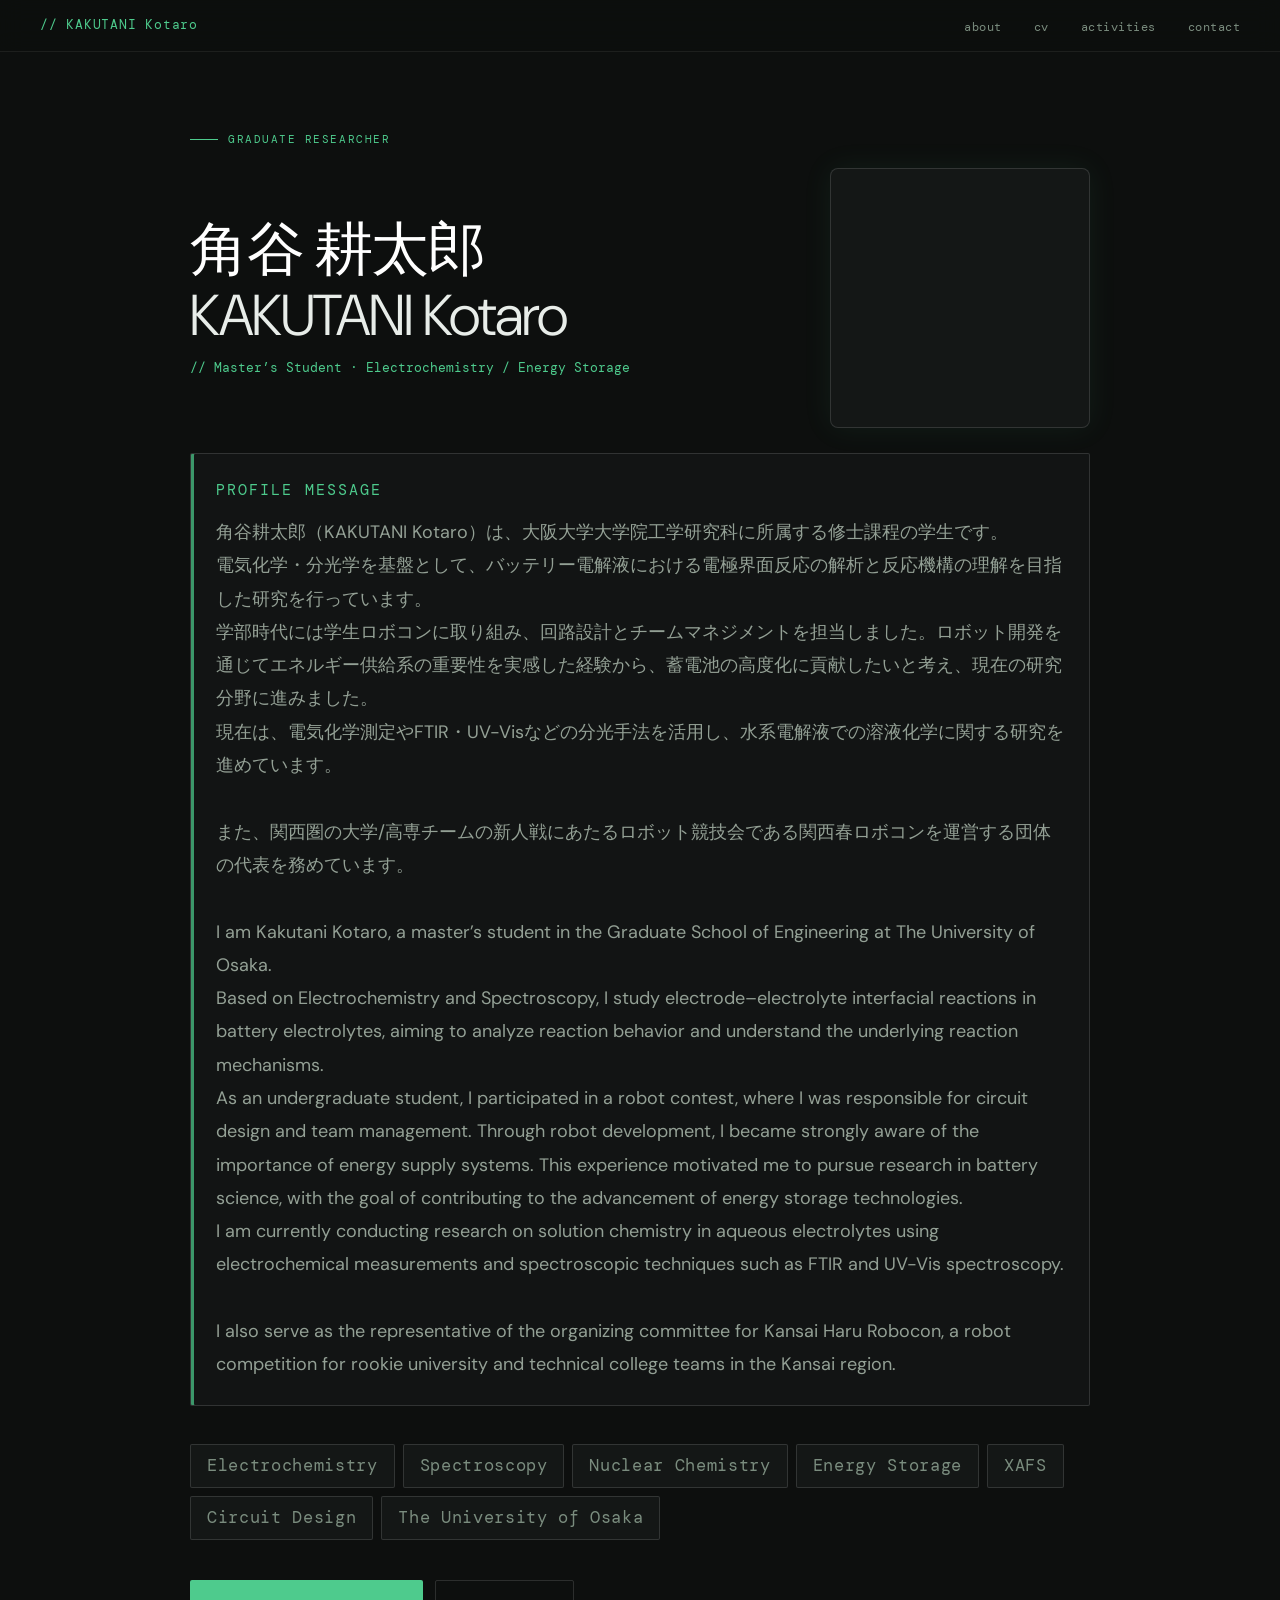
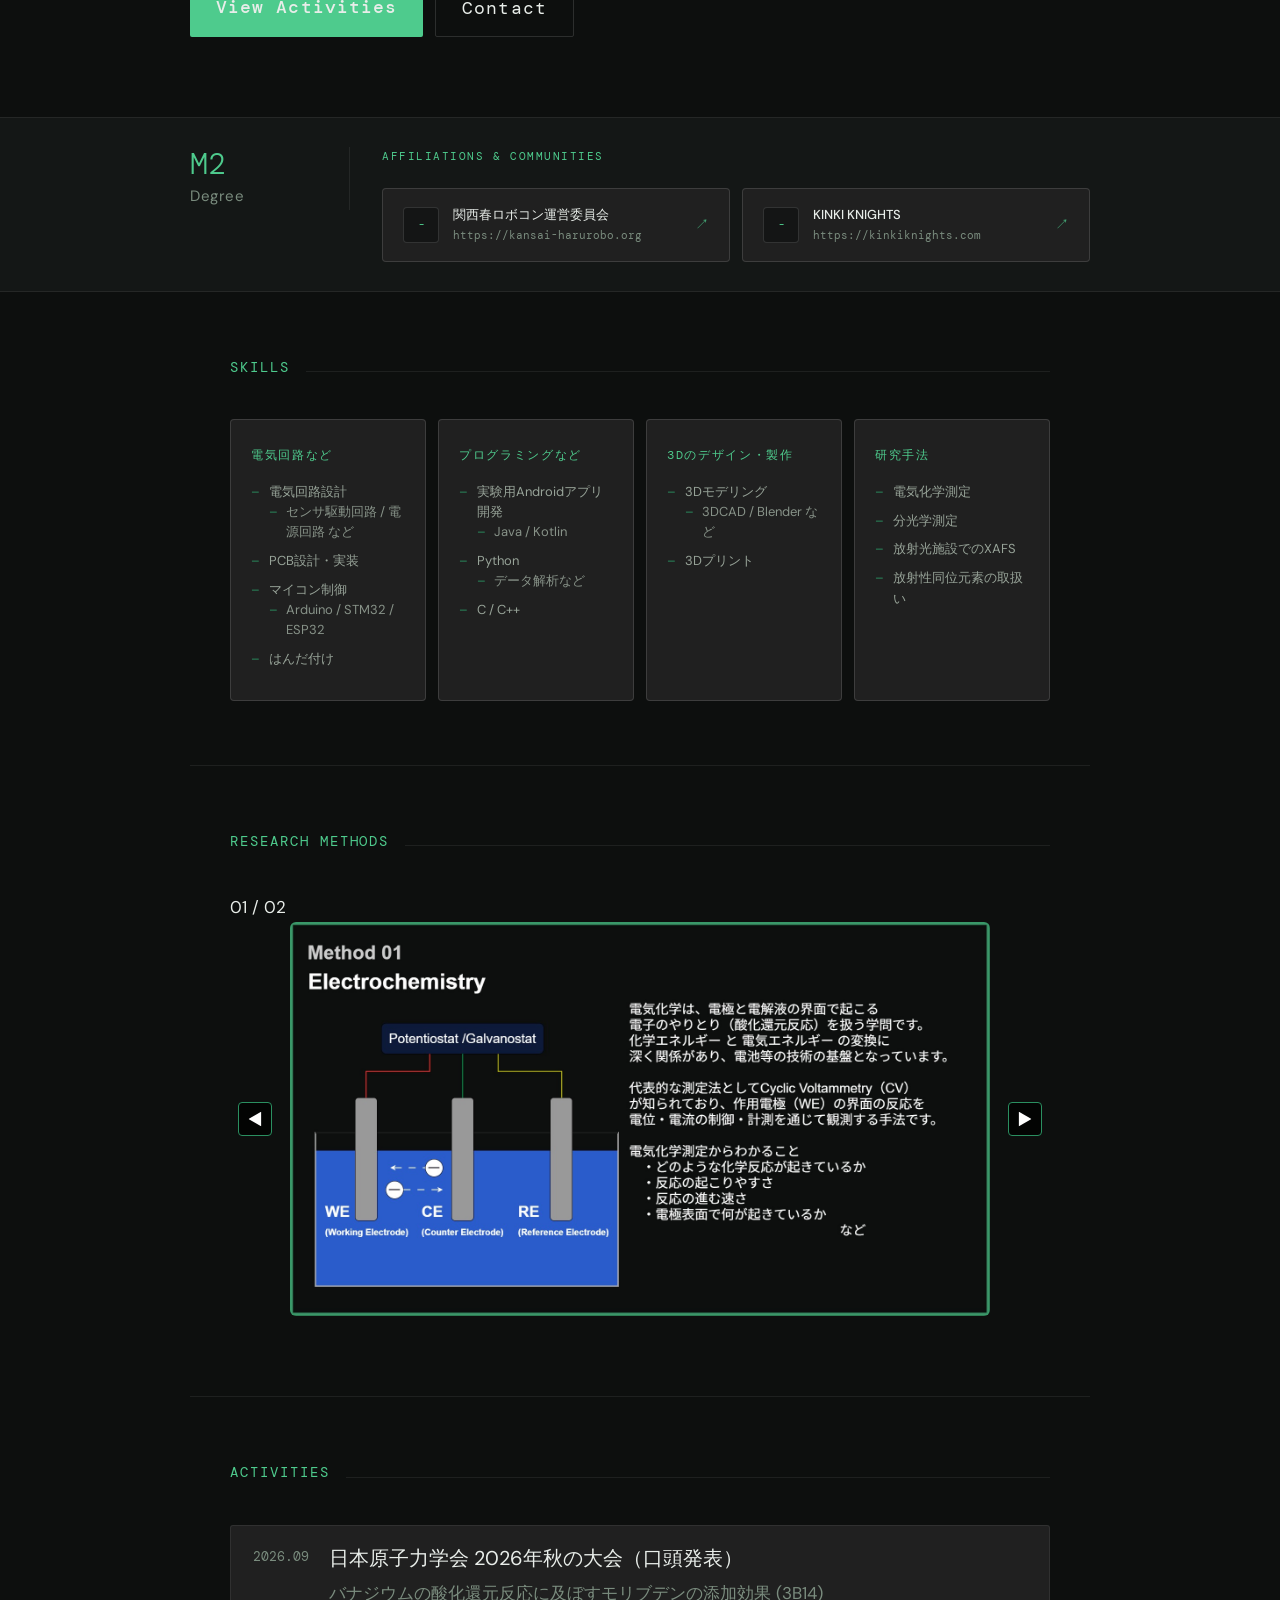
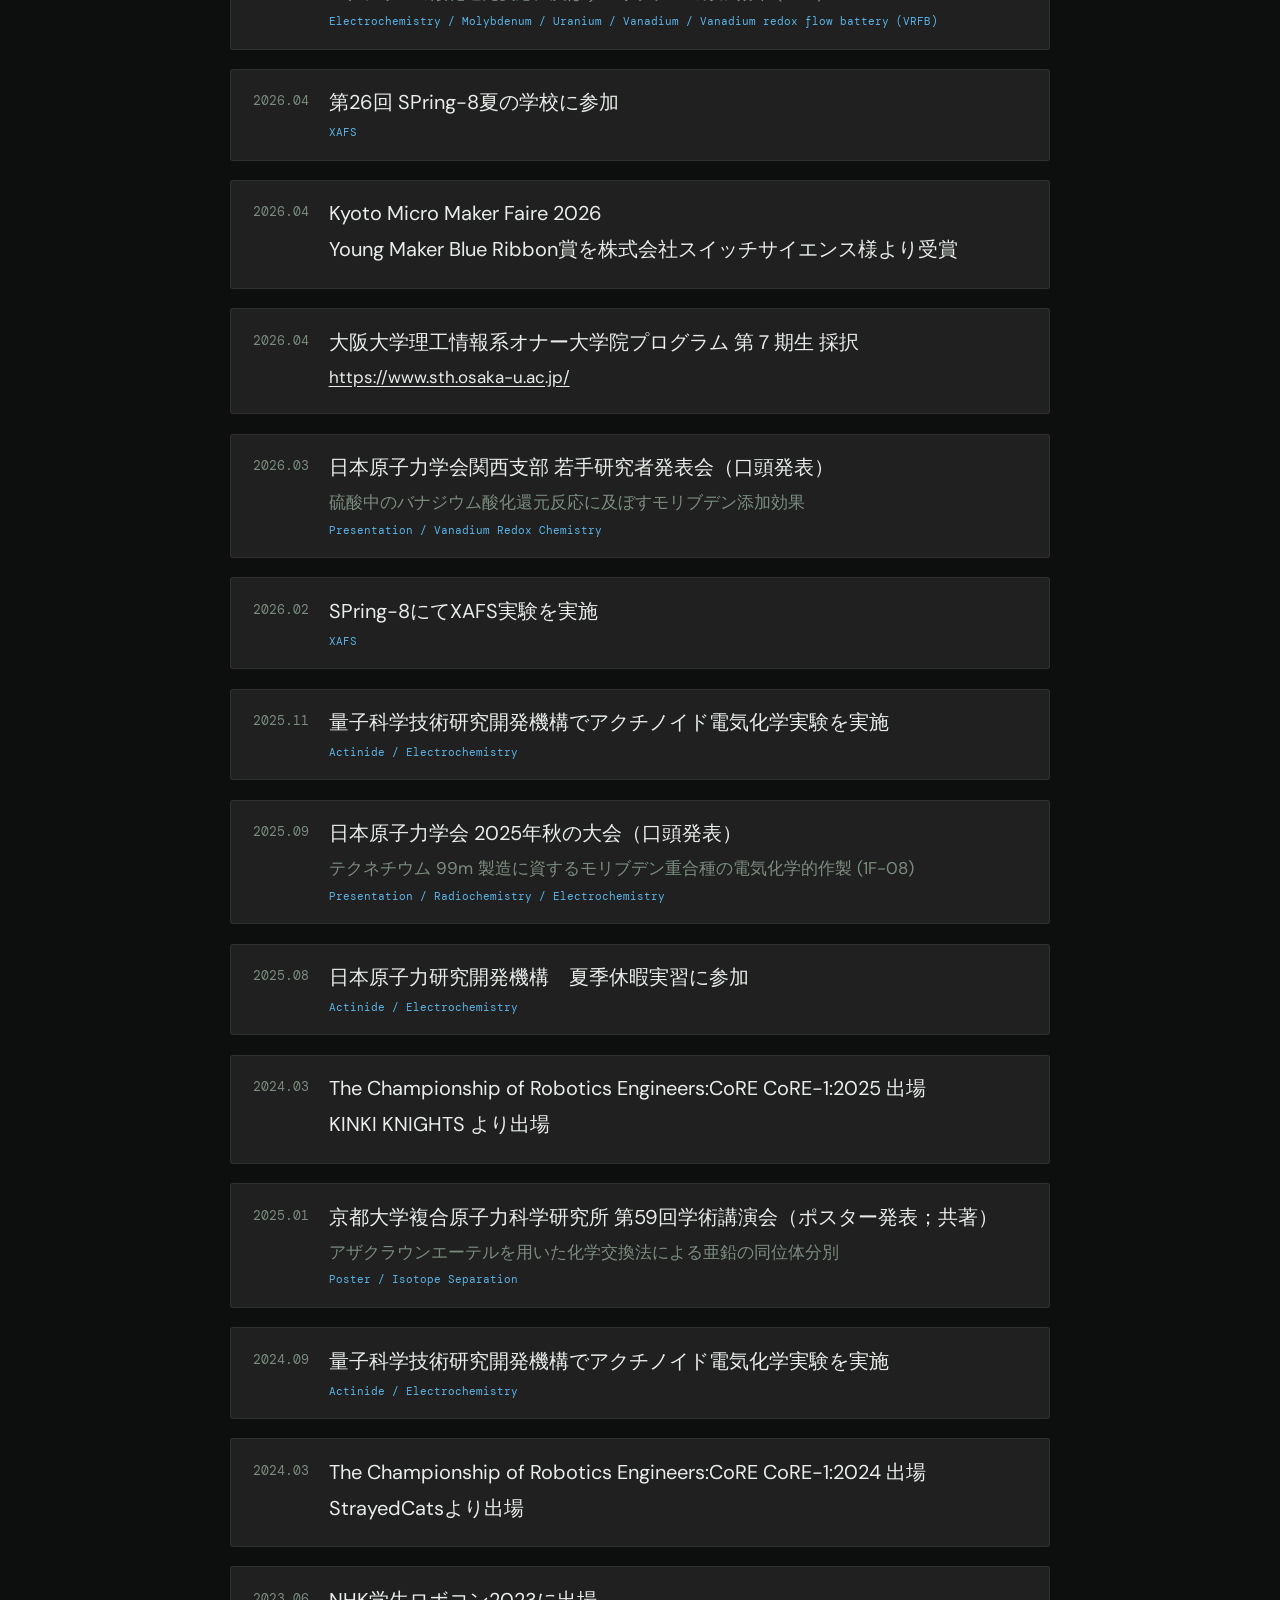
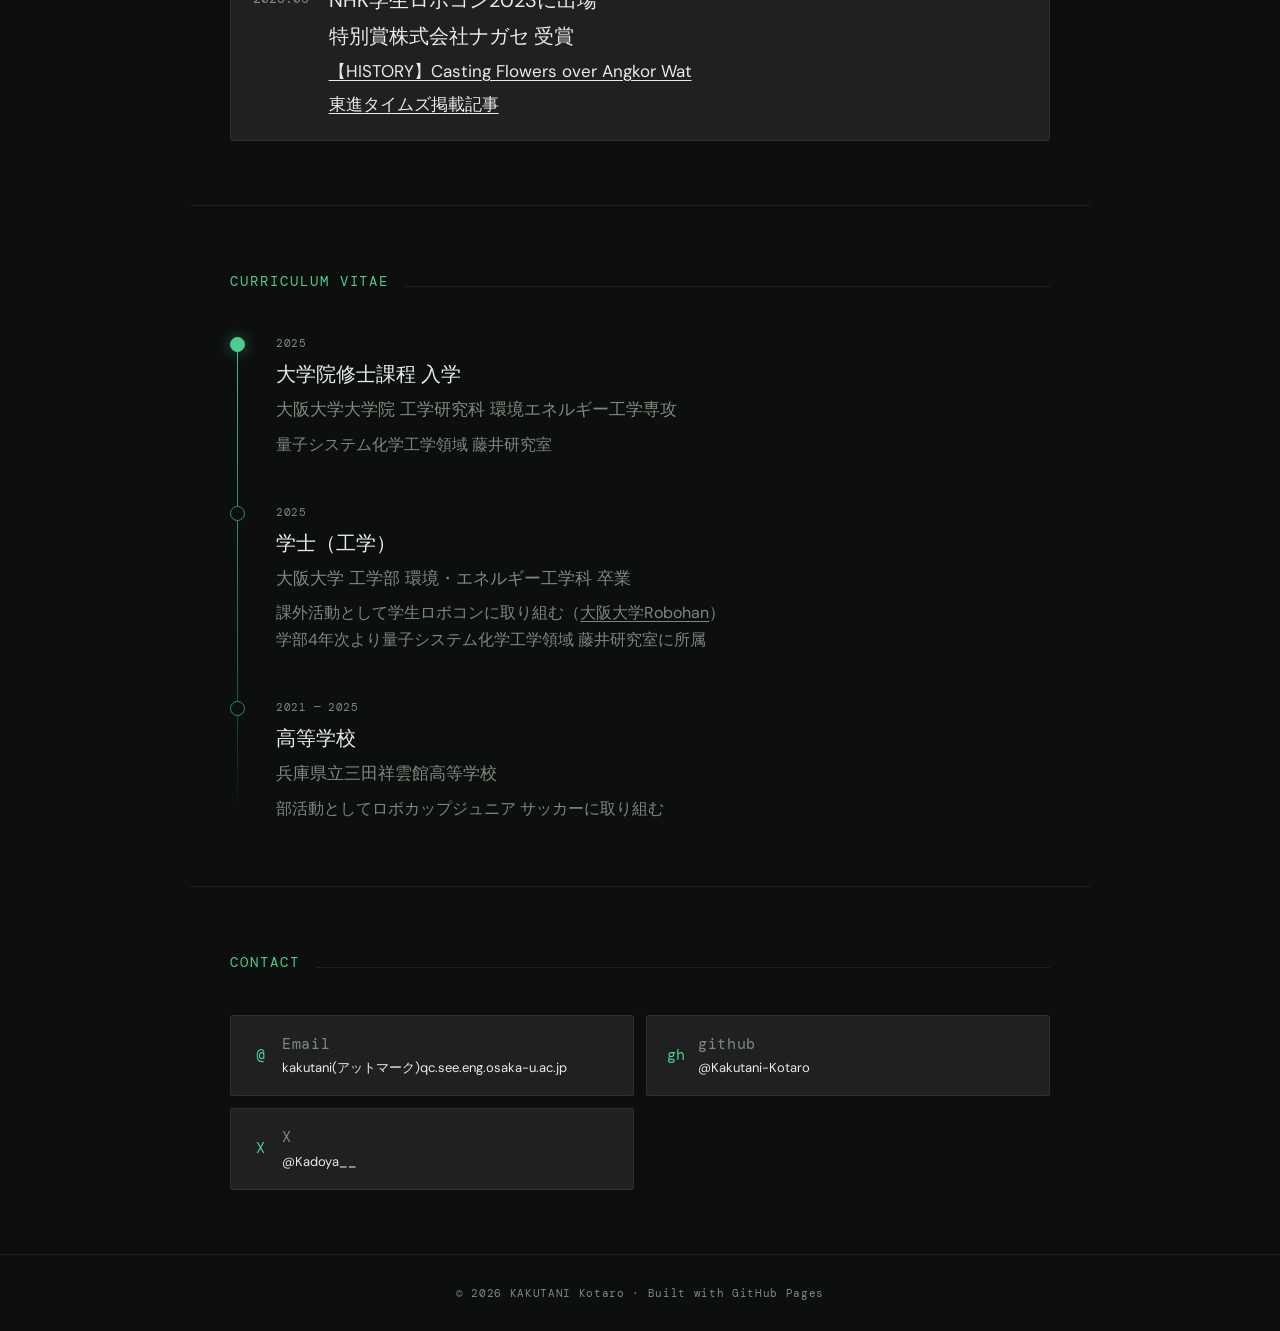
<file: index.html>
<!DOCTYPE html>
<html lang="ja">
<head>
<meta charset="UTF-8">
<meta name="viewport" content="width=device-width, initial-scale=1.0">
<meta name="description" content="角谷耕太郎の個人ウェブサイト">
<title>角谷 耕太郎 — KAKUTANI Kotaro</title>
<link rel="preconnect" href="https://fonts.googleapis.com">
<link href="https://fonts.googleapis.com/css2?family=DM+Mono:ital,wght@0,300;0,400;0,500;1,300&family=DM+Sans:ital,opsz,wght@0,9..40,300;0,9..40,400;0,9..40,500;1,9..40,300&display=swap" rel="stylesheet">

<style>
  *, *::before, *::after { box-sizing: border-box; margin: 0; padding: 0; }

  :root {
    --bg: #0d0f0e;
    --bg2: #141716;
    --bg3: #1a1e1c;
    --border: rgba(255,255,255,0.07);
    --border2: rgba(255,255,255,0.13);
    --text: #e8ede9;
    --muted: #7a8c7e;
    --accent: #4ecb8d;
    --accent2: #2a8f60;
    --accent-glow: rgba(78,203,141,0.06);
    --blue: #5ab4e8;
    --font-mono: 'DM Mono', monospace;
    --font-sans: 'DM Sans', sans-serif;
  }

  html { scroll-behavior: smooth; }

  body {
    background: var(--bg);
    color: var(--text);
    font-family: var(--font-sans);
    font-size: 17px;
    line-height: 1.7;
    min-height: 100vh;
  }

  a,
  a:link,
  a:visited {
    color: inherit;
    text-decoration-color: currentColor;
    text-underline-offset: 0.16em;
    transition: color 0.18s ease, text-decoration-color 0.18s ease;
  }

  a:hover,
  a:focus-visible {
    color: var(--accent);
    text-decoration-color: var(--accent);
  }

  nav {
    position: fixed; top: 0; left: 0; right: 0; z-index: 100;
    display: flex; align-items: center; justify-content: space-between;
    padding: 0 2.5rem;
    height: 52px;
    background: rgba(13,15,14,0.85);
    backdrop-filter: blur(12px);
    border-bottom: 0.5px solid var(--border);
  }

  .nav-logo {
    font-family: var(--font-mono);
    font-size: 13px;
    color: var(--accent);
    letter-spacing: 0.06em;
  }

  .nav-links { display: flex; gap: 2rem; list-style: none; }

  .nav-links a {
    font-family: var(--font-mono);
    font-size: 12px;
    color: var(--muted);
    text-decoration: none;
    letter-spacing: 0.04em;
    transition: color 0.2s;
  }

  .nav-links a:hover { color: var(--text); }

  .hero {
    padding: 130px 2.5rem 80px;
    max-width: 980px;
    margin: 0 auto;
    position: relative;
  }

  .hero-eyebrow {
    font-family: var(--font-mono);
    font-size: 11px;
    color: var(--accent);
    letter-spacing: 0.14em;
    text-transform: uppercase;
    margin-bottom: 1.2rem;
    display: flex; align-items: center; gap: 10px;
  }

  .hero-eyebrow::before {
    content: '';
    display: inline-block;
    width: 28px; height: 1px;
    background: var(--accent);
  }

  .hero-main {
    display: grid;
    grid-template-columns: minmax(0, 1fr) 260px;
    gap: 2.5rem;
    align-items: center;
    margin-bottom: 1.6rem;
  }

  .hero-text {
    min-width: 0;
  }

  h1 {
    font-family: var(--font-sans);
    font-size: clamp(2.2rem, 5vw, 3.6rem);
    font-weight: 300;
    line-height: 1.15;
    letter-spacing: -0.02em;
    color: var(--text);
    margin-bottom: 0.5rem;
  }

  h1 strong {
    font-weight: 500;
    color: #fff;
  }

  .hero-role {
    font-family: var(--font-mono);
    font-size: 13px;
    color: var(--accent);
  }

  .hero-image-rotator {
    position: relative;
    width: 260px;
    height: 260px;
    border-radius: 8px;
    overflow: hidden;
    border: 0.5px solid var(--border2);
    background: var(--bg2);
    box-shadow: 0 0 30px rgba(78,203,141,0.08);
  }

  .hero-image-rotator img {
    position: absolute;
    inset: 0;
    width: 100%;
    height: 100%;
    object-fit: cover;
    opacity: 0;
    animation: rotateImages 12s infinite;
  }

  .hero-image-rotator img:nth-child(1) { animation-delay: 0s; }
  .hero-image-rotator img:nth-child(2) { animation-delay: 4s; }
  .hero-image-rotator img:nth-child(3) { animation-delay: 8s; }

  @keyframes rotateImages {
    0% { opacity: 0; }
    8% { opacity: 1; }
    30% { opacity: 1; }
    38% { opacity: 0; }
    100% { opacity: 0; }
  }

  .intro-message {
    max-width: 100%;
    margin: 0 0 2.4rem;
    padding: 1.45rem 1.55rem;
    border: 0.5px solid var(--border2);
    border-radius: 2px;
    background: rgba(20,23,22,0.82);
    box-shadow: inset 3px 0 0 rgba(78,203,141,0.72);
  }

  .intro-message-label {
    display: block;
    margin-bottom: 0.8rem;
    font-family: var(--font-mono);
    font-size: 15px;
    color: var(--accent);
    letter-spacing: 0.14em;
    text-transform: uppercase;
  }

  .intro-message p {
    color: rgba(184,200,186,0.78);
    font-size: 18px;
    line-height: 1.85;
  }

  .intro-message p + p {
    margin-top: 0.75rem;
  }

  .hero-tags {
    display: flex; flex-wrap: wrap; gap: 8px;
    margin-bottom: 2.5rem;
  }

  .tag {
    font-family: var(--font-mono);
    font-size: 16.5px;
    padding: 7px 16px;
    border: 0.5px solid var(--border2);
    border-radius: 2px;
    color: var(--muted);
    background: var(--bg2);
    letter-spacing: 0.04em;
  }

  .tag.accent {
    border-color: var(--accent2);
    color: var(--accent);
    background: var(--accent-glow);
  }

  .hero-cta {
    display: flex; gap: 12px; flex-wrap: wrap;
  }

  .btn {
    font-family: var(--font-mono);
    font-size: 18px;
    letter-spacing: 0.06em;
    text-decoration: none;
    padding: 12px 26px;
    border-radius: 2px;
    transition: all 0.2s;
  }

  .btn-primary {
    background: var(--accent);
    color: #0a1a10;
    font-weight: 500;
  }

  .btn-primary:hover { background: #6bdbaa; }

  .btn-ghost {
    border: 0.5px solid var(--border2);
    color: var(--muted);
  }

  .btn-ghost:hover { border-color: var(--accent); color: var(--accent); }

  .stats-bar {
    background: var(--bg2);
    border-top: 0.5px solid var(--border);
    border-bottom: 0.5px solid var(--border);
    padding: 1.8rem 2.5rem;
  }

  .stats-inner {
    max-width: 900px; margin: 0 auto;
    display: grid;
    grid-template-columns: 160px minmax(0, 1fr);
    gap: 2rem;
    align-items: start;
  }

  .stat {
    padding: 0 1.5rem 0 0;
    border-right: 0.5px solid var(--border);
  }

  .stat-num {
    font-family: var(--font-mono);
    font-size: 1.9rem;
    font-weight: 300;
    color: var(--accent);
    line-height: 1.1;
  }

  .stat-label {
    font-size: 15px;
    color: var(--muted);
    margin-top: 4px;
    letter-spacing: 0.04em;
  }

  .affiliations-bar {
    min-width: 0;
  }

  .affiliations-eyebrow {
    font-family: var(--font-mono);
    font-size: 11px;
    color: var(--accent);
    letter-spacing: 0.14em;
    text-transform: uppercase;
    margin-bottom: 1.4rem;
  }

  .affiliations-grid {
    display: grid;
    grid-template-columns: repeat(2, minmax(0, 1fr));
    gap: 12px;
  }

  .affil-card {
    display: grid;
    grid-template-columns: 36px minmax(0, 1fr) auto;
    align-items: center;
    gap: 14px;
    min-height: 74px;
    padding: 1rem 1.25rem;
    border: 0.5px solid var(--border2);
    border-radius: 4px;
    background: #202020;
    color: var(--text);
    text-decoration: none;
    transition: border-color 0.2s, background 0.2s, transform 0.2s;
  }

  .affil-card:hover {
    border-color: rgba(78,203,141,0.48);
    background: rgba(26,30,28,0.96);
    transform: translateY(-1px);
  }

  .affil-icon {
    display: grid;
    place-items: center;
    width: 36px;
    height: 36px;
    border: 0.5px solid var(--border2);
    border-radius: 4px;
    color: var(--accent);
    font-family: var(--font-mono);
    font-size: 12px;
    background: rgba(13,15,14,0.58);
  }

  .affil-info {
    min-width: 0;
  }

  .affil-name {
    color: var(--text);
    font-size: 13px;
    font-weight: 500;
    line-height: 1.35;
  }

  .affil-desc {
    margin-top: 4px;
    color: var(--muted);
    font-family: var(--font-mono);
    font-size: 11px;
    line-height: 1.45;
  }

  .affil-arrow {
    color: var(--accent);
    font-family: var(--font-mono);
    font-size: 14px;
    opacity: 0.75;
  }

  .section {
    max-width: 900px; margin: 0 auto;
    padding: 4rem 2.5rem;
  }

  .section + .section {
    border-top: 0.5px solid var(--border);
  }

  .section-header {
    display: flex; align-items: baseline; gap: 16px;
    margin-bottom: 2.5rem;
  }

  .section-title {
    font-family: var(--font-mono);
    font-size: 14px;
    letter-spacing: 0.14em;
    text-transform: uppercase;
    color: var(--accent);
  }

  .section-line {
    flex: 1; height: 0.5px;
    background: var(--border);
  }

  .method-slider {
    position: relative;
  }

  .method-slide {
    width: 100%;
  }

  .method-image-frame {
    position: relative;
    --method-control-gap: 18px;
    width: min(100%, 700px);
    margin: 0 auto 1rem;
  }

  .method-image-frame img {
    display: block;
    width: 100%;
    height: auto;
    border-radius: 6px;
    object-fit: contain;
    opacity: 1;
    transform: scale(1);
    transition: opacity 0.38s ease, transform 0.38s ease;
  }

  .method-image-frame img.is-changing {
    opacity: 0;
    transform: scale(0.985);
  }

  .slider-btn {
    position: absolute;
    top: 50%;
    transform: translateY(-50%);
    display: grid;
    place-items: center;
    width: 34px;
    height: 34px;
    border: 1px solid var(--accent2);
    border-radius: 4px;
    background: rgba(0,0,0,0.72);
    color: transparent;
    font-size: 0;
    line-height: 0;
    overflow: hidden;
    cursor: pointer;
    z-index: 2;
    transition: background 0.2s, transform 0.2s;
  }

  .slider-btn::before {
    content: '';
    display: block;
    position: absolute;
    top: 50%;
    left: 50%;
    width: 13px;
    height: 15px;
    background: #fff;
    clip-path: polygon(0 0, 100% 50%, 0 100%);
    transform: translate(-50%, -50%);
  }

  .slider-prev {
    left: calc(-34px - var(--method-control-gap));
  }

  .slider-next {
    right: calc(-34px - var(--method-control-gap));
  }

  .slider-prev::before {
    transform: translate(-50%, -50%) rotate(180deg);
  }

  .slider-next::before {
    transform: translate(-50%, -50%);
  }

  .slider-btn:hover {
    border-color: var(--accent);
    background: rgba(0,0,0,0.86);
    transform: translateY(-50%) scale(1.04);
  }

  .timeline {
    position: relative;
    padding-left: 0;
  }

  .timeline::before {
    content: '';
    position: absolute;
    left: 7px;
    top: 7px;
    bottom: 12px;
    width: 1px;
    background: linear-gradient(
      to bottom,
      rgba(78,203,141,0.9),
      rgba(42,143,96,0.65) 72%,
      rgba(42,143,96,0)
    );
  }

  .tl-item {
    display: grid;
    grid-template-columns: 16px 1fr;
    gap: 0 1.9rem;
    margin-bottom: 2.8rem;
    position: relative;
  }
  .tl-item:last-child {
    margin-bottom: 0;
  }
  .tl-dot {
    width: 15px; height: 15px;
    border-radius: 50%;
    border: 1.5px solid var(--accent2);
    background: var(--bg);
    margin-top: 3px;
    position: relative;
    z-index: 1;
  }

  .tl-dot.active {
    background: var(--accent);
    border-color: var(--accent);
    box-shadow: 0 0 14px rgba(78,203,141,0.45);
  }

  .tl-meta {
    font-family: var(--font-mono);
    font-size: 11px;
    color: var(--muted);
    margin-bottom: 4px;
    letter-spacing: 0.04em;
  }

  .tl-title {
    font-size: 20px;
    font-weight: 500;
    color: var(--text);
    margin-bottom: 4px;
  }

  .tl-sub {
    font-size: 17px;
    color: var(--muted);
    margin-bottom: 8px;
  }

  .tl-desc {
    font-size: 16px;
    color: rgba(184,200,186,0.65);
    line-height: 1.65;
  }

  .pub-list { display: flex; flex-direction: column; gap: 1.2rem; }

  .pub-item {
    background: #202020;
    border: 0.5px solid var(--border);
    border-radius: 3px;
    padding: 1.1rem 1.4rem;
    display: grid;
    grid-template-columns: auto 1fr auto;
    gap: 0 1.2rem;
    align-items: start;
  }

  .pub-num {
    font-family: var(--font-mono);
    font-size: 13px;
    color: var(--muted);
    padding-top: 3px;
  }

  .pub-title {
    font-size: 20px;
    color: var(--text);
    line-height: 1.5;
    margin-bottom: 6px;
  }

  .pub-authors {
    font-size: 17px;
    color: var(--muted);
    margin-bottom: 4px;
  }

  .pub-journal {
    font-family: var(--font-mono);
    font-size: 11px;
    color: var(--blue);
  }

  .pub-year {
    font-family: var(--font-mono);
    font-size: 15px;
    color: var(--muted);
    white-space: nowrap;
    padding-top: 3px;
  }

  #activities .pub-item a,
  #activities .pub-item a:link,
  #activities .pub-item a:visited {
    color: var(--text);
  }

  #activities .pub-item a:hover,
  #activities .pub-item a:focus-visible {
    color: var(--accent);
  }

  .skill-card-grid {
    display: grid;
    grid-template-columns: repeat(4, minmax(0, 1fr));
    gap: 12px;
  }

  .skill-card {
    min-height: 274px;
    padding: 1.55rem 1.25rem 1.35rem;
    border: 0.5px solid var(--border2);
    border-radius: 4px;
    background: #202020;
  }

  .skill-icon {
    margin-bottom: 1.45rem;
    color: var(--accent);
    font-family: var(--font-mono);
    font-size: 22px;
    line-height: 1;
  }

  .skill-title {
    margin-bottom: 1rem;
    font-family: var(--font-mono);
    font-size: 12px;
    color: var(--accent);
    letter-spacing: 0.14em;
    text-transform: uppercase;
  }

  .skill-items {
    list-style: none;
    margin: 0;
    padding: 0;
  }

  .skill-items > li {
    position: relative;
    margin-bottom: 0.55rem;
    padding-left: 1.1rem;
    color: rgba(184,200,186,0.78);
    font-size: 13px;
    line-height: 1.55;
  }

  .skill-items > li::before {
    content: "–";
    position: absolute;
    left: 0;
    color: var(--accent2);
  }

  .skill-note {
    position: relative;
    display: block;
    padding-left: 1.1rem;
    color: rgba(184,200,186,0.68);
  }

  .skill-note::before {
    content: "–";
    position: absolute;
    left: 0;
    color: var(--accent2);
  }

  .contact-grid {
    display: grid;
    grid-template-columns: 1fr 1fr;
    gap: 12px;
  }

  .contact-item {
    background: #202020;
    border: 0.5px solid var(--border);
    border-radius: 3px;
    padding: 1rem 1.2rem;
    text-decoration: none;
    display: flex; align-items: center; gap: 12px;
  }

  .contact-icon {
    font-size: 15px;
    color: var(--accent);
    font-family: var(--font-mono);
    width: 20px; text-align: center;
  }

  .contact-label {
    font-size: 15px; color: var(--muted);
    font-family: var(--font-mono); letter-spacing: 0.04em;
    display: block;
  }

  .contact-value {
    font-size: 13px; color: var(--text);
    display: block;
  }

  footer {
    border-top: 0.5px solid var(--border);
    padding: 1.8rem 2.5rem;
    text-align: center;
    font-family: var(--font-mono);
    font-size: 11px;
    color: var(--muted);
    letter-spacing: 0.06em;
  }

  @keyframes fadeUp {
    from { opacity: 0; transform: translateY(14px); }
    to   { opacity: 1; transform: translateY(0); }
  }

  .hero-eyebrow { animation: fadeUp 0.5s ease both; }
  .hero-main    { animation: fadeUp 0.5s 0.1s ease both; }
  .intro-message { animation: fadeUp 0.5s 0.26s ease both; }
  .hero-tags    { animation: fadeUp 0.5s 0.34s ease both; }
  .hero-cta     { animation: fadeUp 0.5s 0.42s ease both; }

  @media (max-width: 720px) {
    .hero-main {
      grid-template-columns: 1fr;
      gap: 1.8rem;
    }

    .hero-image-rotator {
      width: 100%;
      max-width: 320px;
      height: 220px;
    }

    .skill-card-grid {
      grid-template-columns: repeat(2, minmax(0, 1fr));
    }
  }

  @media (max-width: 640px) {
    body {
      font-size: 15px;
      line-height: 1.65;
    }

    nav {
      height: 48px;
      padding: 0 1rem;
    }

    .nav-logo {
      font-size: 11px;
    }

    .nav-links {
      gap: 0.85rem;
    }

    .nav-links a {
      font-size: 10px;
    }

    .hero {
      padding: 90px 1rem 48px;
    }

    .hero-main {
      gap: 1.4rem;
      margin-bottom: 1.35rem;
    }

    h1 {
      font-size: clamp(2.15rem, 12vw, 3rem);
      line-height: 1.08;
    }

    .hero-role {
      font-size: 17px;
      line-height: 1.7;
    }

    .hero-image-rotator {
      width: 100%;
      max-width: 260px;
      height: 190px;
      justify-self: start;
      border: 1px solid var(--border2);
    }

    .intro-message {
      padding: 1.2rem 1.1rem;
      border: 1px solid rgba(78,203,141,0.45);
      box-shadow: inset 3px 0 0 rgba(78,203,141,0.82);
    }

    .intro-message-label {
      font-size: 13px;
      line-height: 1.4;
    }

    .intro-message p {
      font-size: 15px;
      line-height: 1.85;
    }

    .tag {
      font-size: 15px;
      padding: 7px 14px;
      border: 1px solid var(--border2);
    }

    .btn {
      font-size: 16.5px;
      padding: 11px 20px;
    }

    .stats-bar {
      padding: 1.8rem 1rem;
      border-top: 1px solid var(--border);
      border-bottom: 1px solid var(--border);
    }

    .stats-inner {
      grid-template-columns: 1fr;
      gap: 1.6rem;
    }

    .stat {
      border-right: none;
      padding: 0;
    }

    .affiliations-grid,
    .contact-grid,
    .skill-card-grid {
      grid-template-columns: 1fr;
    }

    .affil-card,
    .skill-card,
    .pub-item,
    .contact-item {
      border: 1px solid rgba(78,203,141,0.28);
      background: #202020;
      box-shadow: inset 0 0 0 1px rgba(255,255,255,0.025);
    }

    .affil-card {
      grid-template-columns: 34px minmax(0, 1fr) auto;
      padding: 1rem;
    }

    .affil-name {
      font-size: 16px;
    }

    .affil-desc {
      font-size: 12px;
      overflow-wrap: anywhere;
    }

    .section {
      padding: 3rem 1rem;
    }

    .section-header {
      margin-bottom: 1.7rem;
    }

    .section-title {
      font-size: 12px;
    }

    .skill-card {
      min-height: auto;
      padding: 1.35rem 1.15rem;
    }

    .skill-title {
      font-size: 13px;
      line-height: 1.45;
    }

    .skill-items > li,
    .skill-note {
      font-size: 14px;
      line-height: 1.6;
    }

    .method-image-frame {
      width: 100%;
    }

    .slider-btn {
      display: none;
    }

    .pub-list {
      gap: 1rem;
    }

    .pub-item {
      grid-template-columns: 1fr;
      gap: 0.55rem;
      padding: 1rem;
    }

    .pub-num {
      font-size: 12px;
      padding-top: 0;
    }

    .pub-title {
      font-size: 16px;
      line-height: 1.55;
    }

    .pub-authors {
      font-size: 14px;
      line-height: 1.6;
    }

    .tl-item {
      gap: 0 1.35rem;
      margin-bottom: 2.35rem;
    }

    .tl-title {
      font-size: 18px;
      line-height: 1.55;
      overflow-wrap: anywhere;
    }

    .tl-sub,
    .tl-desc {
      font-size: 15px;
      line-height: 1.7;
      overflow-wrap: anywhere;
    }

    .contact-value {
      font-size: 12px;
      overflow-wrap: anywhere;
    }

    footer {
      font-size: 10px;
      line-height: 1.6;
      padding: 1.4rem 1rem;
    }
  }
</style>
</head>

<body>

<nav>
  <span class="nav-logo">// KAKUTANI Kotaro</span>
  <ul class="nav-links">
    <li><a href="#about">about</a></li>
    <li><a href="#timeline">cv</a></li>
    <li><a href="#activities">activities</a></li>
    <li><a href="#contact">contact</a></li>
  </ul>
</nav>

<section class="hero" id="about">
  <p class="hero-eyebrow">Graduate Researcher</p>

  <div class="hero-main">
    <div class="hero-text">
      <h1><strong>角谷 耕太郎</strong><br>KAKUTANI Kotaro</h1>
      <p class="hero-role">// Master’s Student · Electrochemistry / Energy Storage</p>
    </div>

    <div class="hero-image-rotator">
      <img src="image1.jpg" alt="image 1">
      <img src="image2.jpg" alt="image 2">
      <img src="image3.jpg" alt="image 3">
    </div>
  </div>

  <div class="intro-message">
    <span class="intro-message-label">Profile Message</span>
    <p>
     角谷耕太郎（KAKUTANI Kotaro）は、大阪大学大学院工学研究科に所属する修士課程の学生です。<br>
     電気化学・分光学を基盤として、バッテリー電解液における電極界面反応の解析と反応機構の理解を目指した研究を行っています。<br>
     学部時代には学生ロボコンに取り組み、回路設計とチームマネジメントを担当しました。ロボット開発を通じてエネルギー供給系の重要性を実感した経験から、蓄電池の高度化に貢献したいと考え、現在の研究分野に進みました。<br>
     現在は、電気化学測定やFTIR・UV-Visなどの分光手法を活用し、水系電解液での溶液化学に関する研究を進めています。<br><br>
     また、関西圏の大学/高専チームの新人戦にあたるロボット競技会である関西春ロボコンを運営する団体の代表を務めています。<br><br>
     I am Kakutani Kotaro, a master’s student in the Graduate School of Engineering at The University of Osaka.<br>
     Based on Electrochemistry and Spectroscopy, I study electrode–electrolyte interfacial reactions in battery electrolytes, aiming to analyze reaction behavior and understand the underlying reaction mechanisms.<br>
     As an undergraduate student, I participated in a robot contest, where I was responsible for circuit design and team management. Through robot development, I became strongly aware of the importance of energy supply systems. This experience motivated me to pursue research in battery science, with the goal of contributing to the advancement of energy storage technologies.<br>
     I am currently conducting research on solution chemistry in aqueous electrolytes using electrochemical measurements and spectroscopic techniques such as FTIR and UV-Vis spectroscopy.<br><br>
     I also serve as the representative of the organizing committee for Kansai Haru Robocon, a robot competition for rookie university and technical college teams in the Kansai region.<br>
    </p>
  </div>

  <div class="hero-tags">
    <span class="tag">Electrochemistry</span>
    <span class="tag">Spectroscopy</span>
    <span class="tag">Nuclear Chemistry</span>
    <span class="tag">Energy Storage</span>
    <span class="tag">XAFS</span>
    <span class="tag">Circuit Design</span>
    <span class="tag">The University of Osaka</span>
  </div>

  <div class="hero-cta">
    <a href="#activities" class="btn btn-primary">View Activities</a>
    <a href="#contact" class="btn btn-ghost">Contact</a>
  </div>
</section>

<div class="stats-bar">
  <div class="stats-inner">
    <div class="stat">
      <div class="stat-num">M2</div>
      <div class="stat-label">Degree</div>
    </div>
    <div class="affiliations-bar">
      <p class="affiliations-eyebrow">Affiliations &amp; Communities</p>
      <div class="affiliations-grid">
        <a href="https://kansai-harurobo.org/" target="_blank" rel="noopener" class="affil-card">
         <div class="affil-icon">-</div>
          <div class="affil-info">
            <div class="affil-name">関西春ロボコン運営委員会</div>
            <div class="affil-desc">https://kansai-harurobo.org</div>
          </div>
          <span class="affil-arrow">↗</span>
        </a>
        <a href="https://kinkiknights.com/" target="_blank" rel="noopener" class="affil-card">
         <div class="affil-icon">-</div>
          <div class="affil-info">
            <div class="affil-name">KINKI KNIGHTS</div>
            <div class="affil-desc">https://kinkiknights.com</div>
          </div>
          <span class="affil-arrow">↗</span>
        </a>
      </div>
    </div>
  </div>
</div>

<section class="section" id="skills">
  <div class="section-header">
    <span class="section-title">Skills</span>
    <div class="section-line"></div>
  </div>

  <div class="skill-card-grid">
    <div class="skill-card">
      <div class="skill-title">電気回路など</div>

      <ul class="skill-items">
        <li>電気回路設計<span class="skill-note">センサ駆動回路 / 電源回路 など </span></li>
        <li>PCB設計・実装</li>
        <li>マイコン制御<span class="skill-note">Arduino / STM32 / ESP32</span></li>
        <li>はんだ付け</li>
      </ul>
    </div>

    <div class="skill-card">
      <div class="skill-title">プログラミングなど</div>

      <ul class="skill-items">
        <li>実験用Androidアプリ開発<span class="skill-note">Java / Kotlin</span></li>
        <li>Python<span class="skill-note">データ解析など</span></li>
        <li>C / C++</li>
      </ul>
    </div>

    <div class="skill-card">
      <div class="skill-title">3Dのデザイン・製作</div>

      <ul class="skill-items">
        <li>3Dモデリング<span class="skill-note">3DCAD / Blender など</span></li>
        <li>3Dプリント</li>
      </ul>
    </div>

    <div class="skill-card">
      <div class="skill-title">研究手法</div>

      <ul class="skill-items">
        <li>電気化学測定</li>
        <li>分光学測定</li>
        <li>放射光施設でのXAFS</li>
        <li>放射性同位元素の取扱い</li>
      </ul>
    </div>
  </div>
</section>
 
<section class="section" id="methods">
  <div class="section-header">
    <span class="section-title">Research Methods</span>
    <div class="section-line"></div>
  </div>

  <div class="method-slider">
  <div class="method-slide">

  <div class="method-meta" id="methodCounter">
    01 / 03
  </div>

  <div class="method-image-frame">
    <button class="slider-btn slider-prev" type="button" aria-label="Previous method">Previous</button>
    <img id="methodImage" src="method1.jpg">
    <button class="slider-btn slider-next" type="button" aria-label="Next method">Next</button>
  </div>

 </div>
  </div>
</section>

<section class="section" id="activities">
  <div class="section-header">
    <span class="section-title">Activities</span>
    <div class="section-line"></div>
  </div>

  <div class="pub-list">
   <div class="pub-item">
      <span class="pub-num">2026.09</span>
      <div>
        <div class="pub-title">日本原子力学会 2026年秋の大会（口頭発表）</div>
        <div class="pub-authors">バナジウムの酸化還元反応に及ぼすモリブデンの添加効果 (3B14)</div>
        <div class="pub-journal">Electrochemistry / Molybdenum / Uranium / Vanadium / Vanadium redox flow battery (VRFB) </div>
      </div>
    </div>
   
   <div class="pub-item">
      <span class="pub-num">2026.04</span>
      <div>
        <div class="pub-title">第26回 SPring-8夏の学校に参加</div>
        <div class="pub-journal">XAFS</div>
      </div>
    </div> 
   
   <div class="pub-item">
      <span class="pub-num">2026.04</span>
      <div>
        <div class="pub-title">Kyoto Micro Maker Faire 2026</div>
        <div class="pub-title">Young Maker Blue Ribbon賞を株式会社スイッチサイエンス様より受賞</div>
      </div>
    </div>

   <div class="pub-item">
      <span class="pub-num">2026.04</span>
      <div>
        <div class="pub-title">大阪大学理工情報系オナー大学院プログラム 第７期生 採択</div>
        <div class="pub-authors"><a href="https://www.sth.osaka-u.ac.jp/">https://www.sth.osaka-u.ac.jp/</a></div>
      </div>
    </div>

    <div class="pub-item">
      <span class="pub-num">2026.03</span>
      <div>
        <div class="pub-title">日本原子力学会関西支部 若手研究者発表会（口頭発表）</div>
        <div class="pub-authors">硫酸中のバナジウム酸化還元反応に及ぼすモリブデン添加効果</div>
        <div class="pub-journal">Presentation / Vanadium Redox Chemistry</div>
      </div>
    </div>

    <div class="pub-item">
      <span class="pub-num">2026.02</span>
      <div>
        <div class="pub-title">SPring-8にてXAFS実験を実施</div>
        <div class="pub-journal">XAFS</div>
      </div>
    </div>

    <div class="pub-item">
      <span class="pub-num">2025.11</span>
      <div>
        <div class="pub-title">量子科学技術研究開発機構でアクチノイド電気化学実験を実施</div>
        <div class="pub-journal">Actinide / Electrochemistry</div>
      </div>
    </div>

    <div class="pub-item">
      <span class="pub-num">2025.09</span>
      <div>
        <div class="pub-title">日本原子力学会 2025年秋の大会（口頭発表）</div>
        <div class="pub-authors">テクネチウム 99m 製造に資するモリブデン重合種の電気化学的作製 (1F-08)</div>
        <div class="pub-journal">Presentation / Radiochemistry / Electrochemistry</div>
      </div>
    </div>

    <div class="pub-item">
      <span class="pub-num">2025.08</span>
      <div>
        <div class="pub-title">日本原子力研究開発機構　夏季休暇実習に参加</div>
        <div class="pub-journal">Actinide / Electrochemistry</div>
      </div>
    </div>

    <div class="pub-item">
      <span class="pub-num">2024.03</span>
      <div>
        <div class="pub-title">The Championship of Robotics Engineers:CoRE CoRE-1:2025 出場</div>
        <div class="pub-title">KINKI KNIGHTS より出場</div>
      </div>
    </div>

    <div class="pub-item">
      <span class="pub-num">2025.01</span>
      <div>
        <div class="pub-title">京都大学複合原子力科学研究所 第59回学術講演会（ポスター発表；共著）</div>
        <div class="pub-authors">アザクラウンエーテルを用いた化学交換法による亜鉛の同位体分別</div>
        <div class="pub-journal">Poster / Isotope Separation</div>
      </div>
    </div>

    <div class="pub-item">
      <span class="pub-num">2024.09</span>
      <div>
        <div class="pub-title">量子科学技術研究開発機構でアクチノイド電気化学実験を実施</div>
        <div class="pub-journal">Actinide / Electrochemistry</div>
      </div>
    </div>

    <div class="pub-item">
      <span class="pub-num">2024.03</span>
      <div>
        <div class="pub-title">The Championship of Robotics Engineers:CoRE CoRE-1:2024 出場</div>
        <div class="pub-title">StrayedCatsより出場</div>
      </div>
    </div>

    <div class="pub-item">
      <span class="pub-num">2023.06</span>
      <div>
        <div class="pub-title">NHK学生ロボコン2023に出場</div>
        <div class="pub-title">特別賞株式会社ナガセ 受賞</div>
        <div class="pub-authors"><a href="https://official-robocon.com/history/gakusei/about/history/thirtytwo/">【HISTORY】Casting Flowers over Angkor Wat</a></div>
        <div class="pub-authors"><a href="https://www.toshintimes.com/uploadPdfs/backNumbers/d4973f0305b5a54a0434f91eb241c0afa3a8c806cf6d96559b1b3a80ac04e25420230802175549.pdf">東進タイムズ掲載記事</a></div>
      </div>
    </div>
  </div>
</section>
 
<section class="section" id="timeline">
  <div class="section-header">
    <span class="section-title">Curriculum Vitae</span>
    <div class="section-line"></div>
  </div>

  <div class="timeline">
    <div class="tl-item">
      <div class="tl-dot active"></div>
      <div class="tl-body">
        <div class="tl-meta">2025</div>
        <div class="tl-title">大学院修士課程 入学</div>
        <div class="tl-sub">大阪大学大学院 工学研究科 環境エネルギー工学専攻</div>
        <div class="tl-desc">量子システム化学工学領域 藤井研究室</div>
      </div>
    </div>
    <div class="tl-item">
      <div class="tl-dot"></div>
      <div class="tl-body">
        <div class="tl-meta">2025</div>
        <div class="tl-title">学士（工学）</div>
        <div class="tl-sub">大阪大学 工学部 環境・エネルギー工学科 卒業</div>
        <div class="tl-desc">課外活動として学生ロボコンに取り組む（<a href="https://www.robohan.net/">大阪大学Robohan</a>）</div>
        <div class="tl-desc">学部4年次より量子システム化学工学領域 藤井研究室に所属</div>
      </div>
    </div>
    <div class="tl-item">
      <div class="tl-dot"></div>
      <div class="tl-body">
        <div class="tl-meta">2021 — 2025</div>
        <div class="tl-title">高等学校</div>
        <div class="tl-sub">兵庫県立三田祥雲館高等学校</div>
        <div class="tl-desc">部活動としてロボカップジュニア サッカーに取り組む</div>
      </div>
    </div>
  </div>
</section>

<section class="section" id="contact">
  <div class="section-header">
    <span class="section-title">Contact</span>
    <div class="section-line"></div>
  </div>

  <div class="contact-grid">
   <a target="_blank" class="contact-item">
    <span class="contact-icon">@</span>
     <div>
        <span class="contact-label">Email</span>
        <span class="contact-value">kakutani(アットマーク)qc.see.eng.osaka-u.ac.jp</span>
      </div>
    </a>

    <a href="https://github.com/Kakutani-Kotaro" target="_blank" class="contact-item">
      <span class="contact-icon">gh</span>
      <div>
        <span class="contact-label">github</span>
        <span class="contact-value">@Kakutani-Kotaro</span>
      </div>
    </a>

   <a href="https://x.com/kadoya__" class="contact-item">
      <span class="contact-icon">X</span>
      <div>
        <span class="contact-label">X</span>
        <span class="contact-value">@Kadoya__</span>
      </div>
    </a>
  </div>
</section>

<footer>
  &copy; 2026 KAKUTANI Kotaro · Built with GitHub Pages
</footer>

<script>
  const methods = [
    {
      image: "method1.jpg",
      alt: "electrochem"
    },
    {
      image: "method2.jpg",
      alt: "spec"
    }
  ];

  let currentMethod = 0;

  const methodCounter = document.getElementById("methodCounter");
  const methodTitle = document.getElementById("methodTitle");
  const methodImage = document.getElementById("methodImage");
  const methodDescription = document.getElementById("methodDescription");
  const prevButton = document.querySelector(".slider-prev");
  const nextButton = document.querySelector(".slider-next");
  const slideArea = document.querySelector(".method-slide");

  function renderMethod(index) {
    const method = methods[index];

    methodCounter.textContent = String(index + 1).padStart(2, "0") + " / " + String(methods.length).padStart(2, "0");
    if (methodTitle) {
      methodTitle.textContent = method.title || "";
    }
    methodImage.src = method.image;
    methodImage.alt = method.alt;
    if (methodDescription) {
      methodDescription.textContent = method.description || "";
    }
  }

  function updateMethod(index, animate = true) {
    if (!animate) {
      renderMethod(index);
      return;
    }

    methodImage.classList.add("is-changing");

    window.setTimeout(function() {
      const revealImage = function() {
        requestAnimationFrame(function() {
          methodImage.classList.remove("is-changing");
        });
      };

      methodImage.addEventListener("load", revealImage, { once: true });
      renderMethod(index);

      if (methodImage.complete) {
        revealImage();
      }
    }, 220);
  }

  function showNextMethod() {
    currentMethod = (currentMethod + 1) % methods.length;
    updateMethod(currentMethod);
  }

  function showPrevMethod() {
    currentMethod = (currentMethod - 1 + methods.length) % methods.length;
    updateMethod(currentMethod);
  }

  nextButton.addEventListener("click", showNextMethod);
  prevButton.addEventListener("click", showPrevMethod);

  const mobileMethodQuery = window.matchMedia("(max-width: 700px)");
  let methodAutoTimer = null;

  function syncMethodAutoPlay() {
    window.clearInterval(methodAutoTimer);
    methodAutoTimer = null;

    if (mobileMethodQuery.matches && methods.length > 1) {
      methodAutoTimer = window.setInterval(showNextMethod, 4200);
    }
  }

  syncMethodAutoPlay();

  if (mobileMethodQuery.addEventListener) {
    mobileMethodQuery.addEventListener("change", syncMethodAutoPlay);
  } else {
    mobileMethodQuery.addListener(syncMethodAutoPlay);
  }

  let touchStartX = 0;
  let touchEndX = 0;

  slideArea.addEventListener("touchstart", function(event) {
    touchStartX = event.changedTouches[0].screenX;
  });

  slideArea.addEventListener("touchend", function(event) {
    touchEndX = event.changedTouches[0].screenX;

    if (touchStartX - touchEndX > 50) {
      showNextMethod();
    }

    if (touchEndX - touchStartX > 50) {
      showPrevMethod();
    }
  });

  updateMethod(currentMethod, false);
</script>
 
</body>
</html>
</file>
